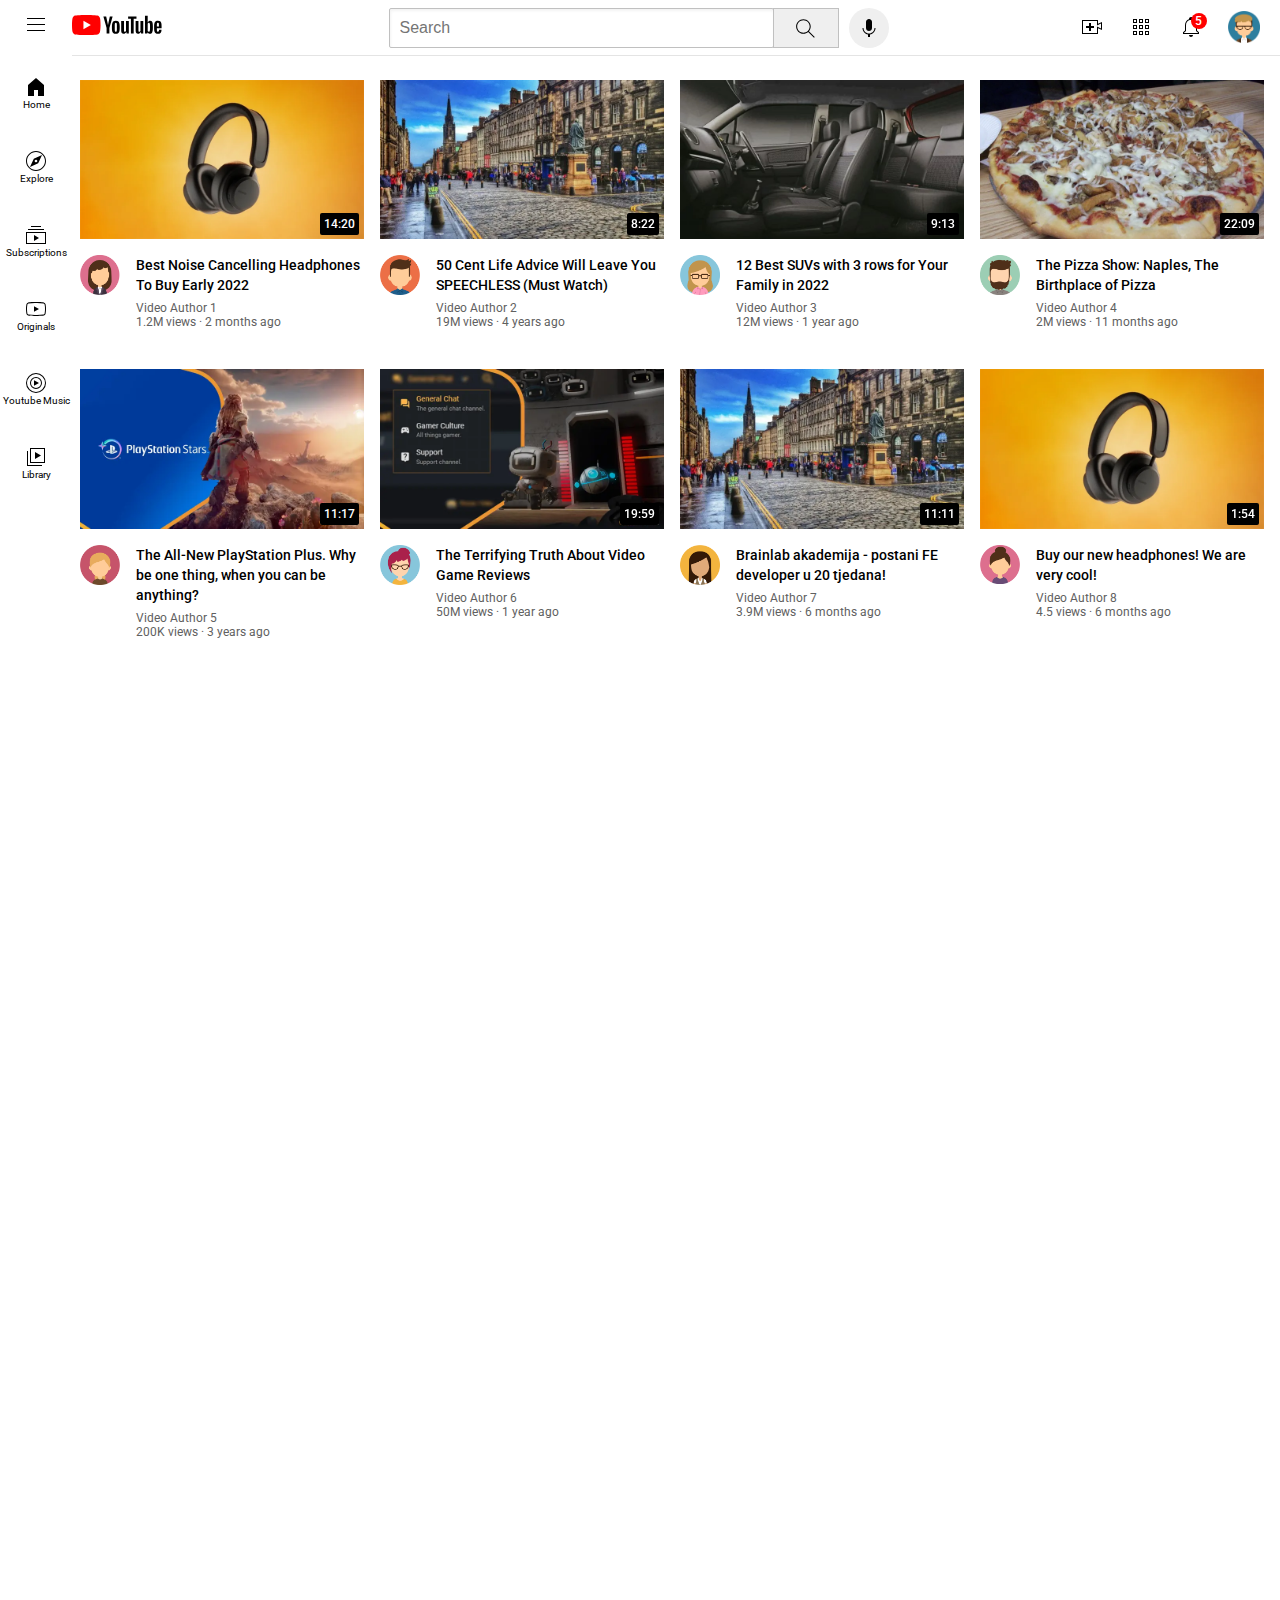
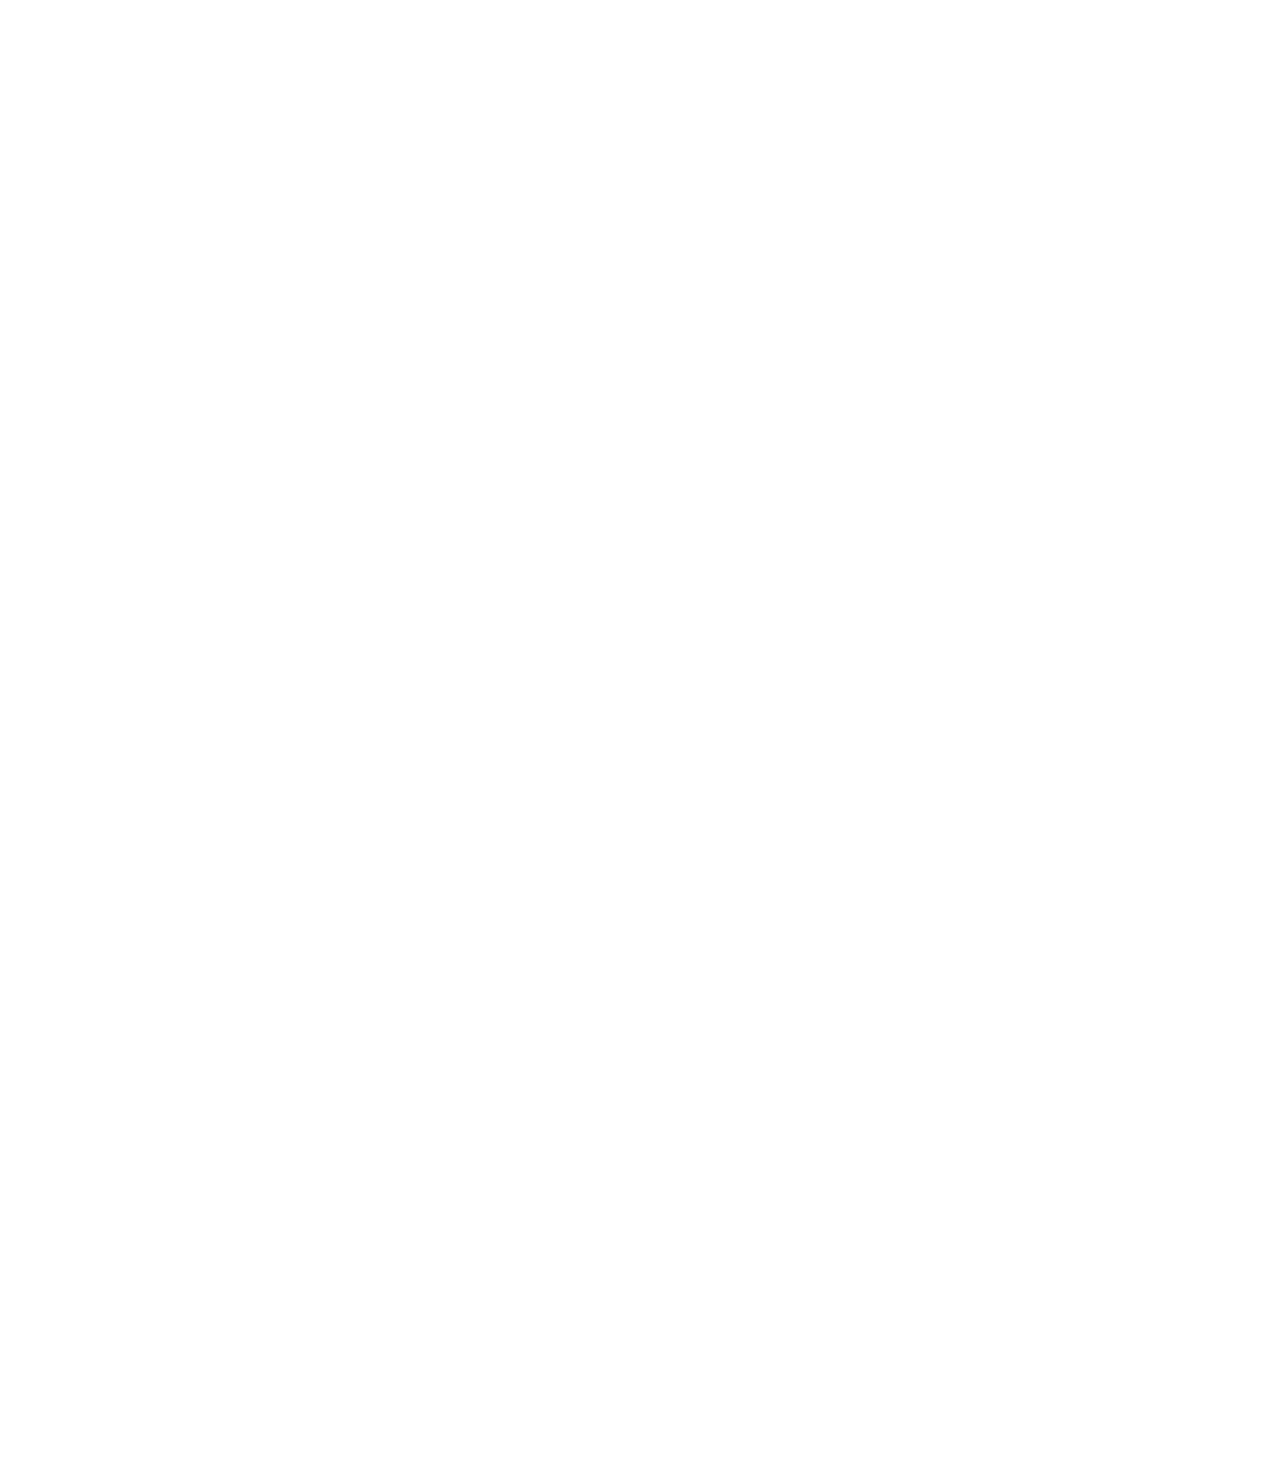
<file: index.html>
<!DOCTYPE html>
<html lang="en">

<head>
  <title>YouTube</title>
  <link rel="preconnect" href="https://fonts.googleapis.com" />
  <link rel="preconnect" href="https://fonts.gstatic.com" crossorigin />
  <link href="https://fonts.googleapis.com/css2?family=Roboto:wght@400;500;700&display=swap" rel="stylesheet" />
  <meta charset="UTF-8" />
  <meta http-equiv="X-UA-Compatible" content="IE=edge" />
  <meta name="viewport" content="width=device-width, initial-scale=1.0" />
  <link rel="stylesheet" href="styles.css" />
  <link rel="shortcut icon" href="./images/favicon/youtube.ico" type="image/x-icon" />
</head>

<body>
  <header class="header">
    <section class="flex align-center mb-6">
      <img class="header__left__menu" src="./images/icons/hamburger-menu.svg" alt="">
      <img class="header__left__logo" src="./images/icons/youtube-logo.svg" alt="">
    </section>
    <section class="header__middle">
      <input class="header__middle__input" type="text" placeholder="Search">
      <button class="header__middle__search-btn hover-visible">
        <img class="header__middle__search-btn__icon" src="./images/icons/search.svg" alt="">
        <div class="flex justify-center"><div class="tooltip">Search</div></div> 
      </button>
      <button class="voice-search-btn hover-visible">
        <img class="voice-search-btn__icon" src="./images/icons/voice-search-icon.svg" alt="">
        <div class="flex justify-center"><div class="tooltip">Search with your voice</div></div> 
      </button>
    </section>
    <section class="header__right">
      <div class="header__right__icons hover-visible">
        <img class="h-24px" src="./images/icons/upload.svg" alt="">
        <div class="flex justify-center"><div class="tooltip">Create</div></div> 
      </div> 
      <div class="header__right__icons hover-visible">
        <img class="h-24px" src="./images/icons/youtube-apps.svg" alt="">
        <div class="flex justify-center"><div class="tooltip">Youtube apps</div></div> 
      </div>
      <div class="header__right__icons hover-visible">
        <img class="h-24px" src="./images/icons/notifications.svg" alt="">
        <div class="notification"><span class="notification__number">5</span></div> 
        <div class="flex justify-center"> <div class="tooltip">Notifications</div></div>
      </div>
      <div class="header__right__icons hover-visible">
        <img class="h-32px" src="./images/channel-pictures/my-channel.png" alt="">
        <div class="flex justify-center"><div class="tooltip">My channel</div></div>
      </div> 
    </section>
  </header>

  <nav class="nav">
    <a href="#">
      <img src="./images/icons/home.svg" alt="">
      <span>Home</span>
    </a>
    <a href="#">
      <img src="./images/icons/explore.svg" alt="">
      <span>Explore</span>
    </a>
    <a href="#">
      <img src="./images/icons/subscriptions.svg" alt="">
      <span>Subscriptions</span>
    </a>
    <a href="#">
      <img src="./images/icons/originals.svg" alt="">
      <span>Originals</span>
    </a>
    <a href="#">
      <img src="./images/icons/youtube-music.svg" alt="">
      <span>Youtube Music</span>
    </a>
    <a href="#">
      <img src="./images/icons/library.svg" alt="">
      <span>Library</span>
    </a>
  </nav>

  <main class="video-grid">

    <section class="video-preview">
      <div class="video-preview__thumbnail">
        <img class="video-preview__thumbnail__image" src="./images/thumbnails/thumbnail-1.webp" alt="">
        <div class="video-preview__thumbnail__length">14:20</div>
      </div>
      <div class="video-preview__info">
        <img class="video-preview__info__avatar" src="./images/channel-pictures/channel-1.png" alt="">
        <div class="video-preview__info__text">
          <h4>Best Noise Cancelling Headphones To Buy Early 2022</h4>
          <p>Video Author 1</p>
          <p>1.2M views &middot; 2 months ago</p>
        </div>
      </div>
    </section>

    <section class="video-preview">
      <div class="video-preview__thumbnail">
        <img class="video-preview__thumbnail__image" src="./images/thumbnails/thumbnail-2.webp" alt="">
        <div class="video-preview__thumbnail__length">8:22</div>
      </div>
      <div class="video-preview__info">
        <img class="video-preview__info__avatar" src="./images/channel-pictures/channel-2.png" alt="">
        <div class="video-preview__info__text">
          <h4>50 Cent Life Advice Will Leave You SPEECHLESS (Must Watch)</h4>
          <p>Video Author 2</p>
          <p>19M views &middot; 4 years ago</p>
        </div>
      </div>
    </section>

    <section class="video-preview">
      <div class="video-preview__thumbnail">
        <img class="video-preview__thumbnail__image" src="./images/thumbnails/thumbnail-3.webp" alt="">
        <div class="video-preview__thumbnail__length">9:13</div>
      </div>
      <div class="video-preview__info">
        <img class="video-preview__info__avatar" src="./images/channel-pictures/channel-3.png" alt="">
        <div class="video-preview__info__text">
          <h4>12 Best SUVs with 3 rows for Your Family in 2022</h4>
          <p>Video Author 3</p>
          <p>12M views &middot; 1 year ago</p>
        </div>
      </div>
    </section>

    <section class="video-preview">
      <div class="video-preview__thumbnail">
        <img class="video-preview__thumbnail__image" src="./images/thumbnails/thumbnail-4.webp" alt="">
        <div class="video-preview__thumbnail__length">22:09</div>
      </div>
      <div class="video-preview__info">
        <img class="video-preview__info__avatar" src="./images/channel-pictures/channel-4.png" alt="">
        <div class="video-preview__info__text">
          <h4>The Pizza Show: Naples, The Birthplace of Pizza</h4>
          <p>Video Author 4</p>
          <p>2M views &middot; 11 months ago</p>
        </div>
      </div>
    </section>

    <section class="video-preview">
      <div class="video-preview__thumbnail">
        <img class="video-preview__thumbnail__image" src="./images/thumbnails/thumbnail-5.webp" alt="">
        <div class="video-preview__thumbnail__length">11:17</div>
      </div>
      <div class="video-preview__info">
        <img class="video-preview__info__avatar" src="./images/channel-pictures/channel-5.png" alt="">
        <div class="video-preview__info__text">
          <h4>The All-New PlayStation Plus. Why be one thing, when you can be anything?</h4>
          <p>Video Author 5</p>
          <p>200K views &middot; 3 years ago</p>
        </div>
      </div>
    </section>

    <section class="video-preview">
      <div class="video-preview__thumbnail">
        <img class="video-preview__thumbnail__image" src="./images/thumbnails/thumbnail-6.webp" alt="">
        <div class="video-preview__thumbnail__length">19:59</div>
      </div>
      <div class="video-preview__info">
        <img class="video-preview__info__avatar" src="./images/channel-pictures/channel-6.png" alt="">
        <div class="video-preview__info__text">
          <h4>The Terrifying Truth About Video Game Reviews</h4>
          <p>Video Author 6</p>
          <p>50M views &middot; 1 year ago</p>
        </div>
      </div>
    </section>

    <section class="video-preview">
      <div class="video-preview__thumbnail">
        <img class="video-preview__thumbnail__image" src="./images/thumbnails/thumbnail-7.webp" alt="">
        <div class="video-preview__thumbnail__length">11:11</div>
      </div>
      <div class="video-preview__info">
        <img class="video-preview__info__avatar" src="./images/channel-pictures/channel-7.png" alt="">
        <div class="video-preview__info__text">
          <h4>Brainlab akademija - postani FE developer u 20 tjedana!</h4>
          <p>Video Author 7</p>
          <p>3.9M views &middot; 6 months ago</p>
        </div>
      </div>
    </section>

    <section class="video-preview">
      <div class="video-preview__thumbnail">
        <img class="video-preview__thumbnail__image" src="./images/thumbnails/thumbnail-8.webp" alt="">
        <div class="video-preview__thumbnail__length">1:54</div>
      </div>
      <div class="video-preview__info">
        <img class="video-preview__info__avatar" src="./images/channel-pictures/channel-8.png" alt="">
        <div class="video-preview__info__text">
          <h4>Buy our new headphones! We are very cool!</h4>
          <p>Video Author 8</p>
          <p>4.5 views &middot; 6 months ago</p>
        </div>
      </div>
    </section>

  </main>
</body>

</html>
</file>
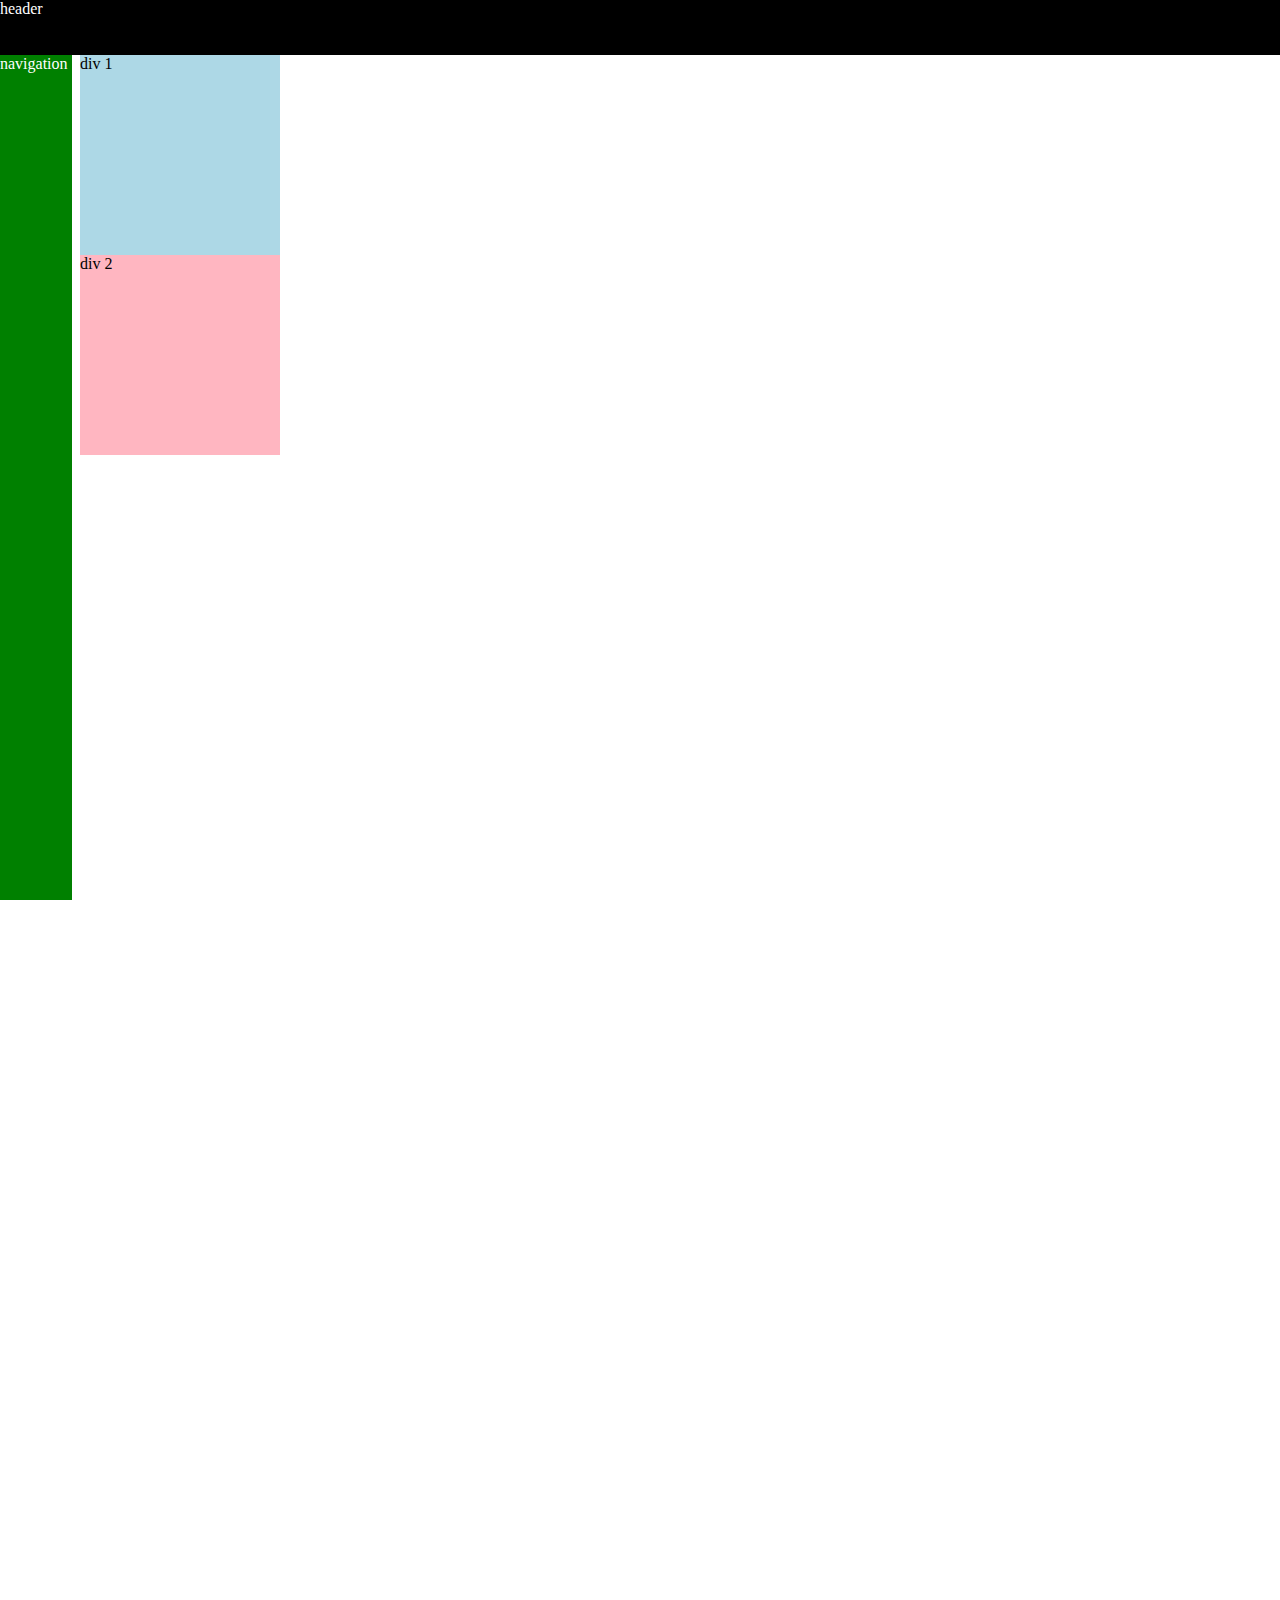
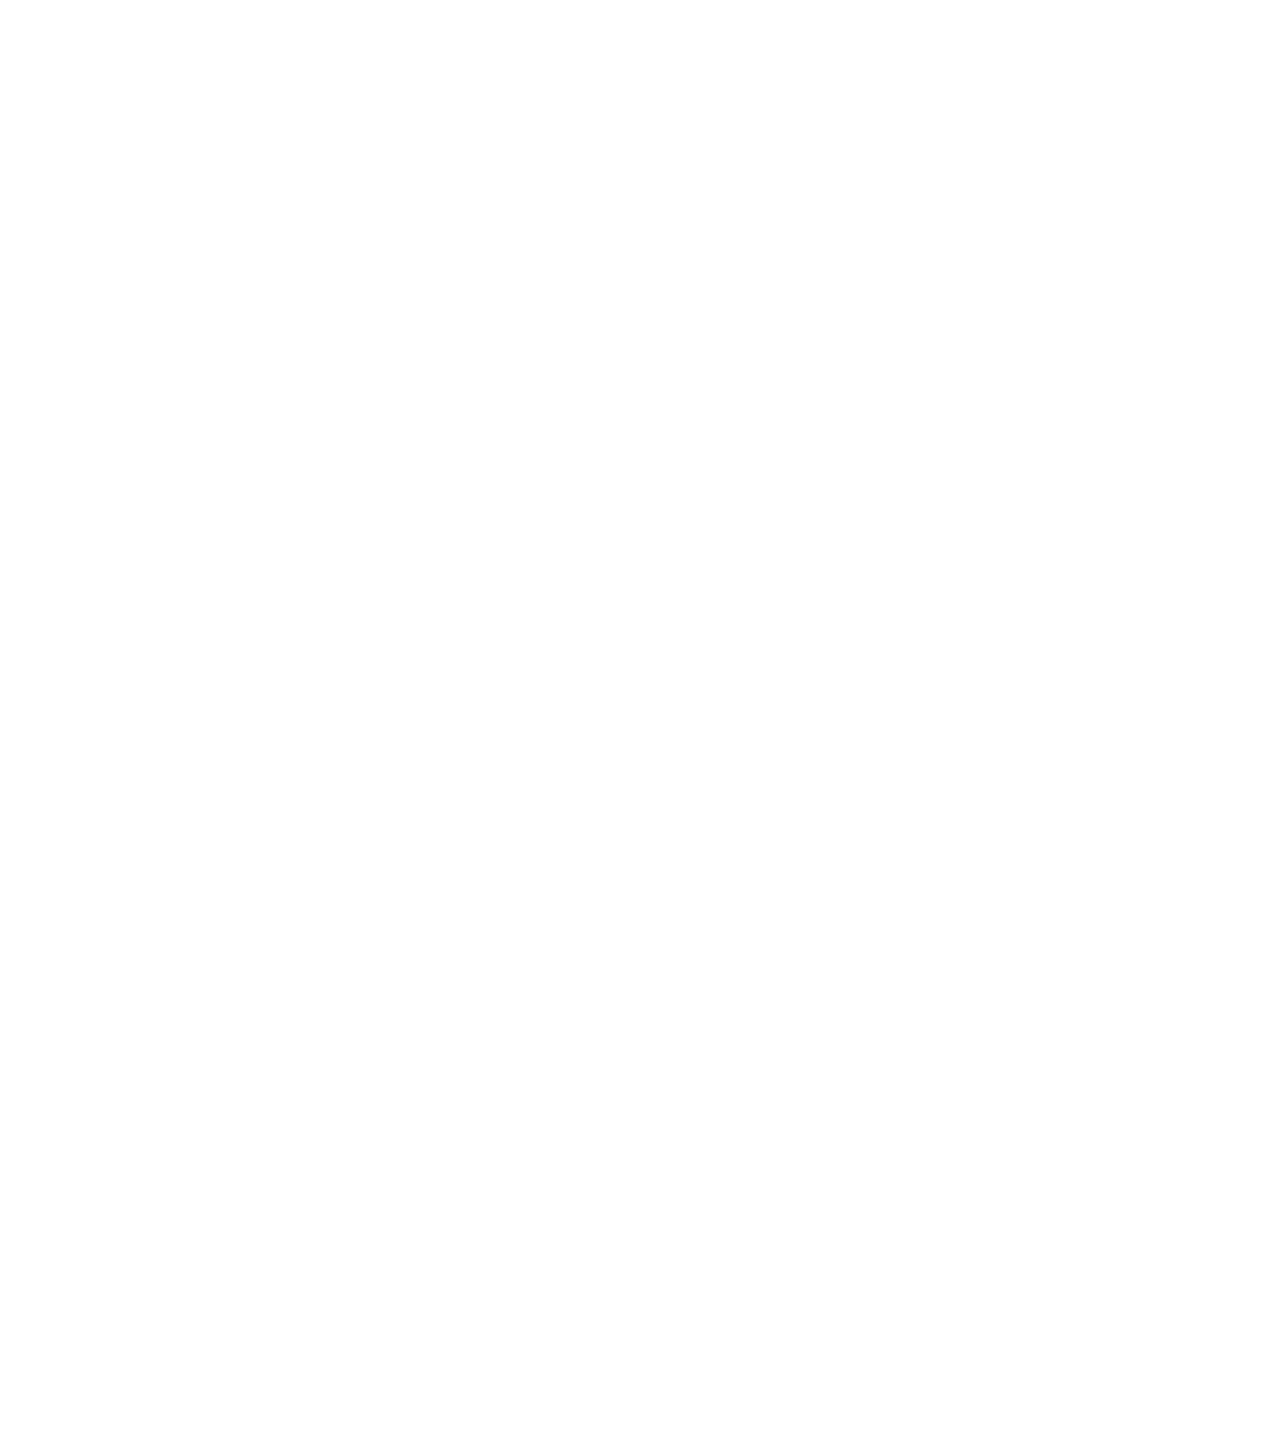
<file: position.html>
<!DOCTYPE html>
<html lang="en">

<head>
    <meta charset="UTF-8">
    <meta http-equiv="X-UA-Compatible" content="IE=edge">
    <meta name="viewport" content="width=device-width, initial-scale=1.0">
    <title>Position</title>
</head>

<body style="
margin: 0;
height: 3000px;
padding-top: 55px;
padding-left: 80px;
">

    <header style="
    background: black; 
    color: white;
    position: fixed; 
    top: 0;
    left: 0;
    right: 0;
    height: 55px;
    ">header</header>

    <nav style="
    background: green;
    color: white;
    position: fixed;
    left: 0;
    bottom: 0;
    top: 55px;
    width: 72px;
    ">navigation</nav>

    <div style="
    background-color: lightblue;
    height: 200px;
    width: 200px;
    position: static;
    ">div 1</div>

    <div style="
    background-color: lightpink;
    height: 200px;
    width: 200px;
    ">div 2</div>

</body>

</html>
</file>
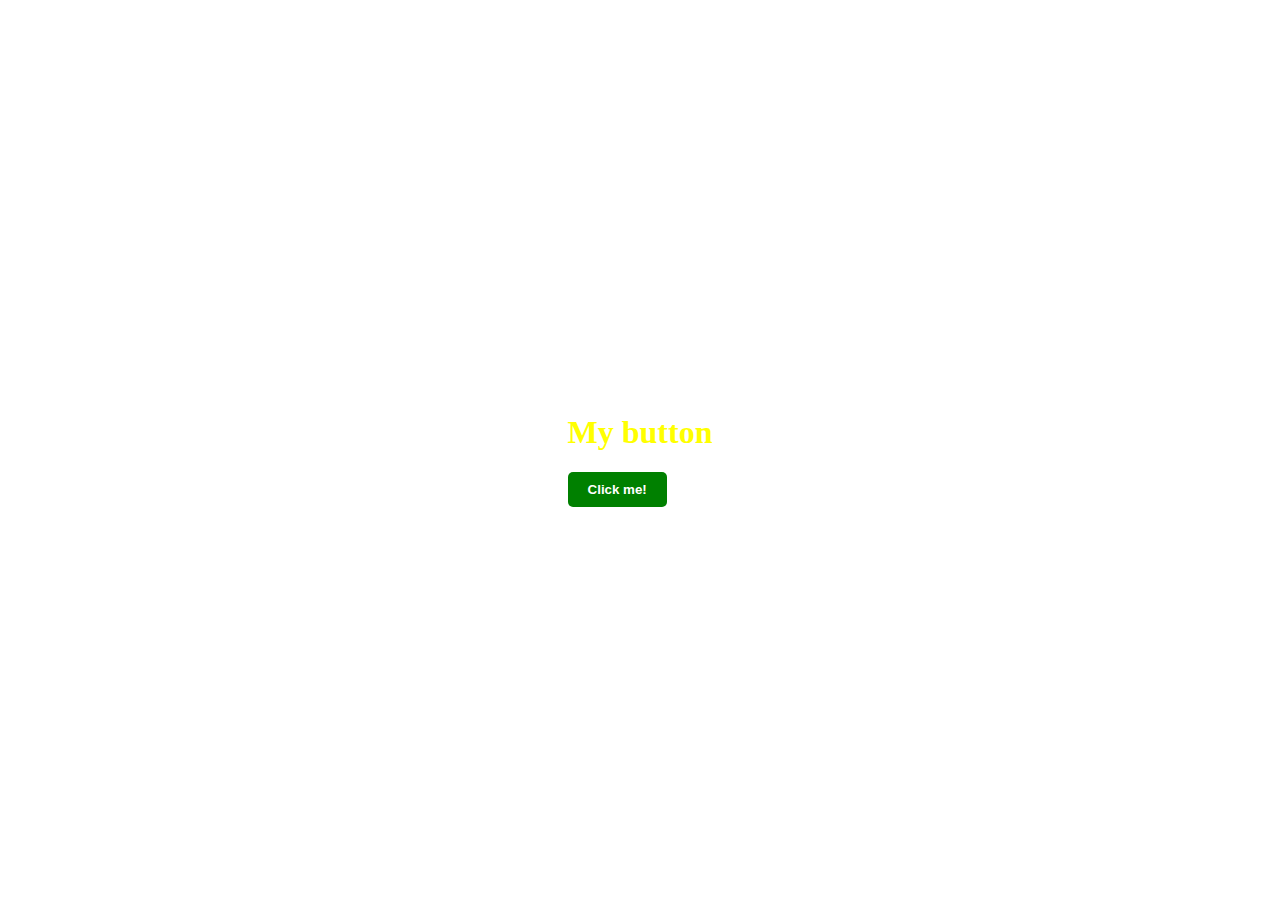
<file: selectors.html>
<!DOCTYPE html>
<html lang="en">
  <head>
    <meta charset="UTF-8" />
    <meta http-equiv="X-UA-Compatible" content="IE=edge" />
    <meta name="viewport" content="width=device-width, initial-scale=1.0" />
    <link rel="stylesheet" href="./styles/selectors.css" />
    <title>Selectors</title>
  </head>
  <body>
    <!-- <div class="card">
      <div class="card__header yellow">
        <h1>Selectors</h1>
      </div>
      <div class="card__body yellow">
        <div id="first" style="color: black">First</div>
        <div class="yellow">First</div>
        <div>Second</div>
        <div>Third</div>
        <div>Fourth</div>
        <div>Fifth</div>
      </div>
    </div> -->

    <!-- BEM - Block, element, modifier -->

    <div class="card">
      <div class="card__header card__header--yellow">
        <h1>My button</h1>
      </div>
      <div class="card__body">
        <button class="btn">Click me!</button>
      </div>
    </div>
  </body>
</html>
</file>
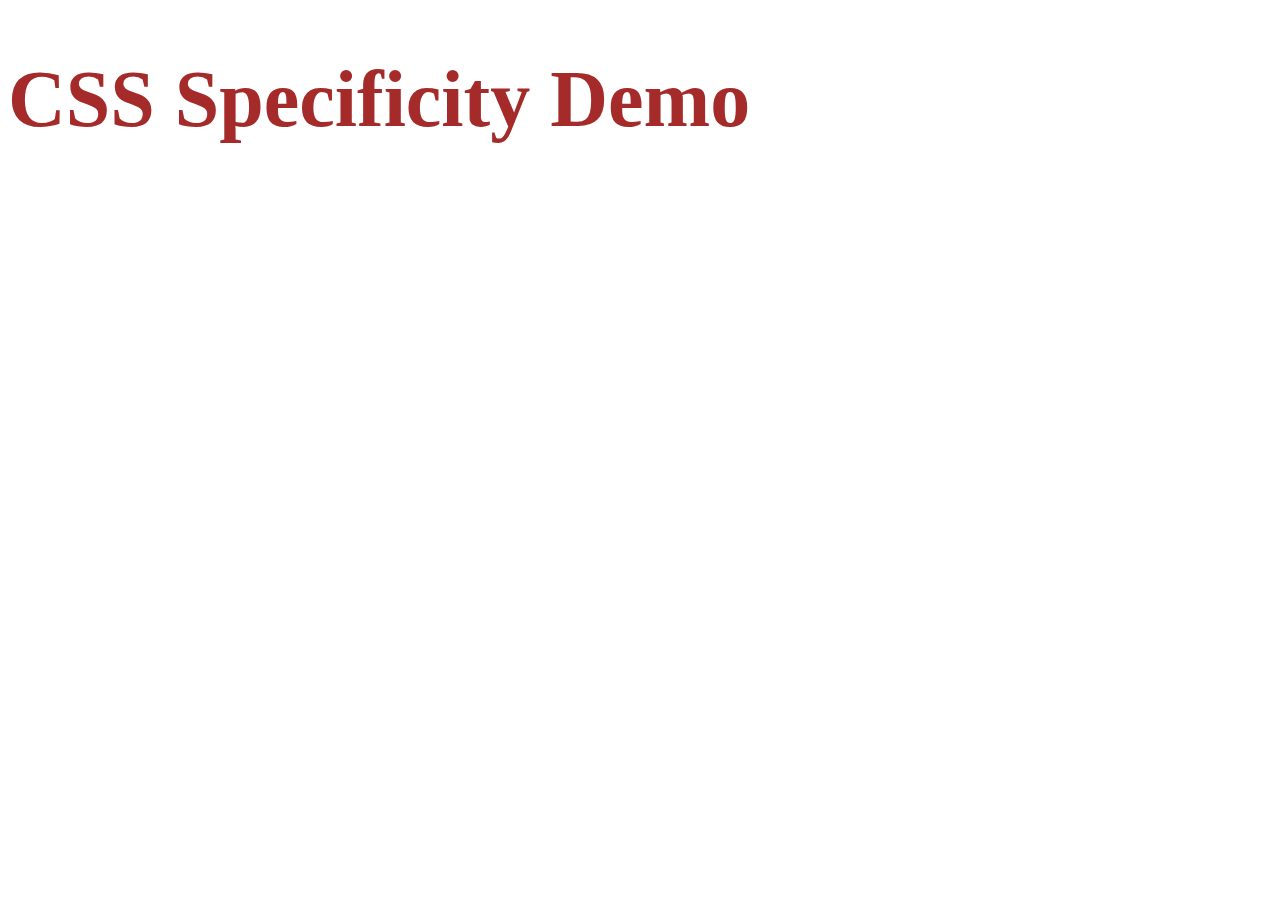
<file: specificity.html>
<!DOCTYPE html>
<html lang="en">

<head>
    <meta charset="UTF-8">
    <meta http-equiv="X-UA-Compatible" content="IE=edge">
    <meta name="viewport" content="width=device-width, initial-scale=1.0">
    <title>Specificity</title>
    <!--  internal CSS (HTML element style)-->
    <style>
        .blue {
            color: blue;
        }

        article section h1 {
            color: red;
            font-size: 40px;

        }

        #green {
            color: green;

        }

    </style>
</head>

<body>
    <article>
        <section>
            <!-- inline CSS (piše se unutar prvog taga HTML elementa) -->
            <h1 class="blue" id="green" style="color: brown; font-size:80px;">CSS Specificity Demo</h1>
        </section>
    </article>
</body>

</html>
</file>
<file: styles.css>
@import './styles/base.css';
@import './styles/utilities.css';
@import './styles/main.css';
@import './styles/header.css';
@import './styles/navigation.css';
</file>
<file: styles/selectors.css>
body {
    display: flex;
    justify-content: center;
    align-items: center;
    width: 100vw;
    height: 100vh;
    margin: 0;
}

/* body div div div {
    color: red;
}

.card__body div {
    color: green;
}

div {
    color: yellow !important;
}

#first {
    color: blue;
} */

/* Selektiraj yellow koji se nalazi sa klasom card__body */
/* .card__body.yellow {
    color: yellow;
} */

/* Selektiraj yellow kojem je parent klasa card__body */
/* .card__body .yellow {
    color: yellow;
} */

/* div + div {
    color: red;
} */

/* .yellow {
    color: yellow;
} */

/* .card__body :first-child {
    color: blue;
}

.card__body :last-child {
    color: blue;
} */

/* .card__body :nth-child(3) {
    color: blue;
} */

.card__body :nth-child(4n) {
    color: blue;
}

.card__header--yellow {
    color: yellow;
}

.btn {
    padding: 10px 20px;
    border: none;
    background-color: green;
    border-radius: 5px;
    color: white;
    font-weight: bold;
    transition: 0.2s all;
    cursor: pointer;
}

.btn:hover {
    filter: brightness(120%);
    box-shadow: 0 5px 10px rgba(0, 0, 0, 0.75);
}
</file>
